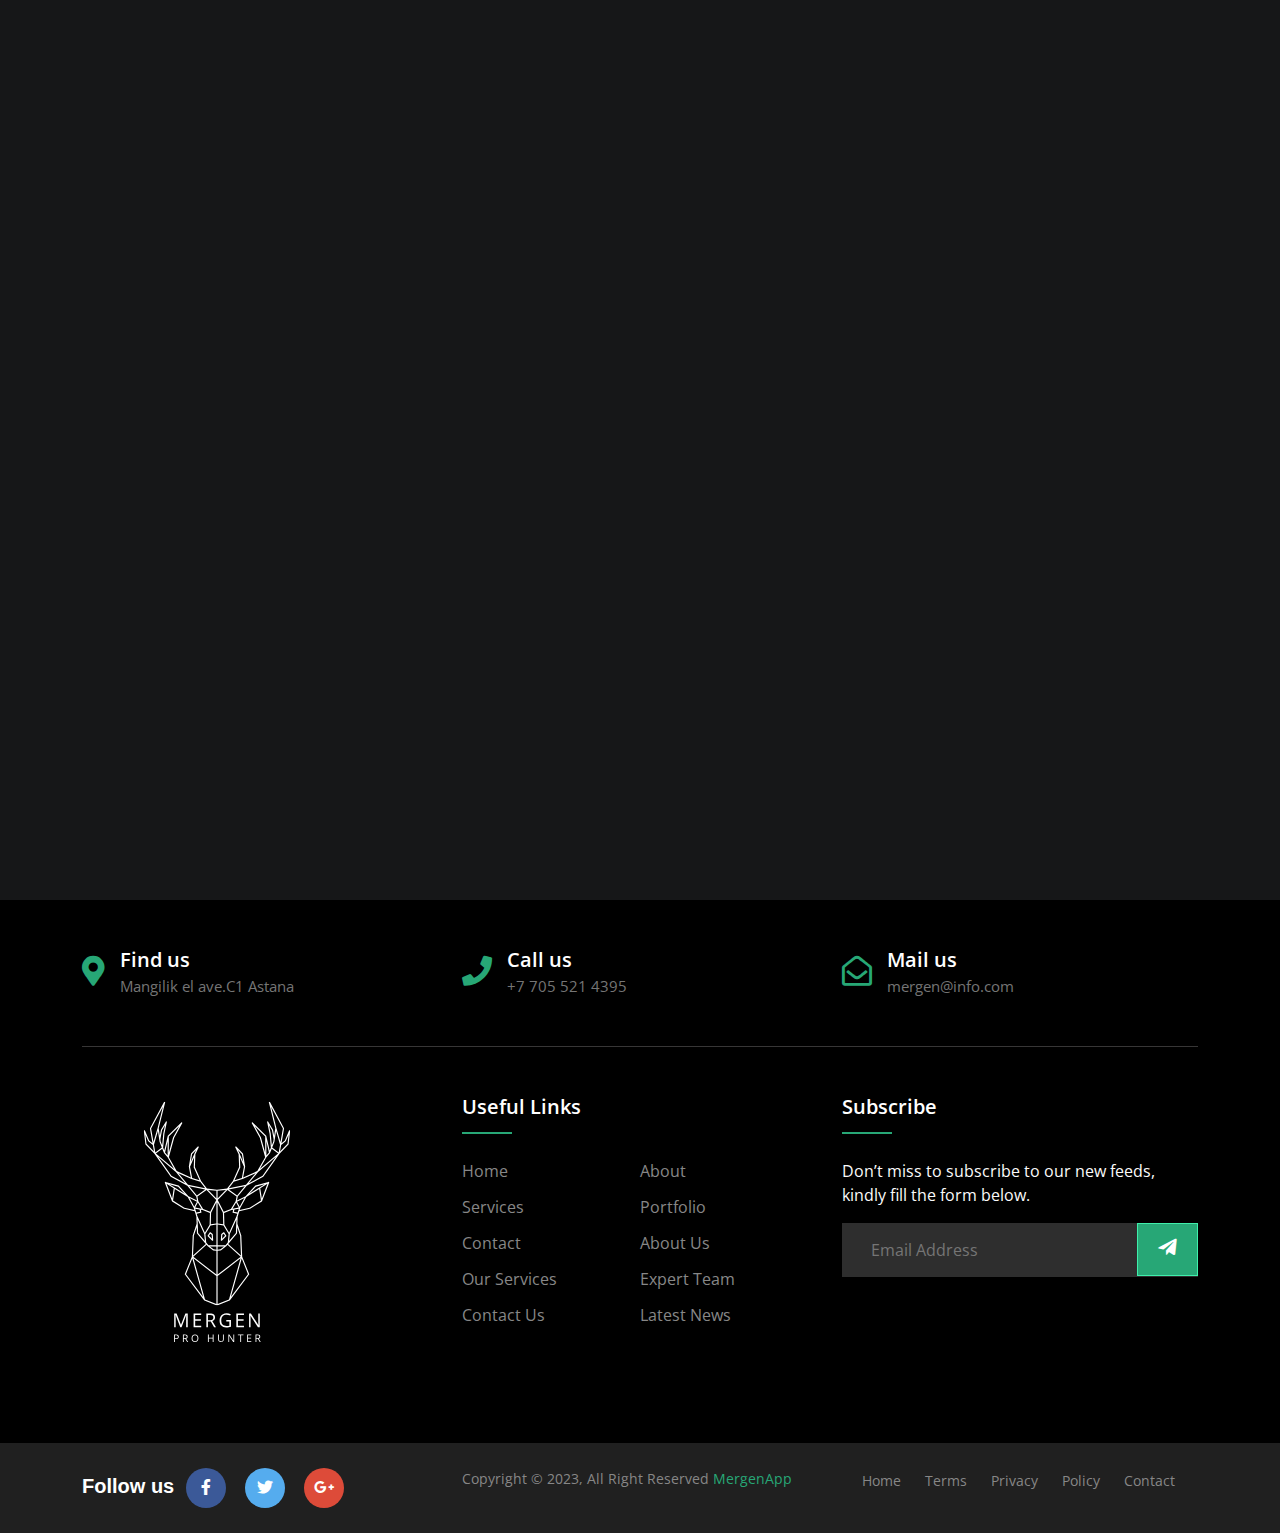
<file: contact.html>
<!DOCTYPE html>
<html lang="en">

<head>
  <meta charset="utf-8">
  <meta content="width=device-width, initial-scale=1.0" name="viewport">

  <title>Mergen - Contact</title>
  <meta content="" name="description">
  <meta content="" name="keywords">
  <!--Favicon-->
  <link rel="apple-touch-icon" sizes="180x180" href="assets/img/favicon/apple-touch-icon.png">
  <link rel="icon" type="image/png" sizes="32x32" href="assets/img/favicon/favicon-32x32.png">
  <link rel="icon" type="image/png" sizes="16x16" href="assets/img/favicon/favicon-16x16.png">
  <link rel="manifest" href="assets/img/favicon/site.webmanifest">
  <link rel="mask-icon" href="assets/img/favicon/safari-pinned-tab.svg" color="#5bbad5">
  <meta name="msapplication-TileColor" content="#da532c">
  <meta name="theme-color" content="#ffffff">


  <!--  Fonts -->
  <link href="https://cdn.linearicons.com/free/1.0.0/icon-font.min.css" rel="stylesheet">
  <link href="https://use.fontawesome.com/releases/v5.0.7/css/all.css" rel="stylesheet">
  <link rel="preconnect" href="https://fonts.googleapis.com">
  <link rel="preconnect" href="https://fonts.gstatic.com" crossorigin>
  <link href="https://fonts.googleapis.com/css2?family=Open+Sans:ital,wght@0,300;0,400;0,500;0,600;0,700;1,300;1,400;1,600;1,700&family=Inter:ital,wght@0,300;0,400;0,500;0,600;0,700;1,300;1,400;1,500;1,600;1,700&family=Cardo:ital,wght@0,400;0,700;1,400&display=swap"
        rel="stylesheet">


  <link href="assets/vendor/bootstrap/css/bootstrap.min.css" rel="stylesheet">
  <link href="assets/vendor/bootstrap-icons/bootstrap-icons.css" rel="stylesheet">
  <link href="assets/vendor/swiper/swiper-bundle.min.css" rel="stylesheet">
  <link href="assets/vendor/glightbox/css/glightbox.min.css" rel="stylesheet">
  <link href="assets/vendor/aos/aos.css" rel="stylesheet">

  <!-- Template Main CSS File -->
  <link href="assets/css/main.css" rel="stylesheet">


</head>

<body>
<!-- ======= Header ======= -->
<header id="header" class="header d-flex align-items-center fixed-top">
  <div class="container-fluid d-flex align-items-center justify-content-between">

    <a href="home.html" class="logo d-flex align-items-center  me-auto me-lg-0">
      <img src="assets/img/favicon/2.svg" alt="">

      <h1> Mergen </h1>
    </a>

    <nav id="navbar" class="navbar">
      <ul>
        <li><a href="home.html" class="active">Home</a></li>
        <li><a href="about.html">About</a></li>
        <li class="dropdown"><a href="#"><span>Discover</span> <i
                class="bi bi-chevron-down dropdown-indicator"></i></a>
          <ul>
            <li><a href="gallery.html">Nature</a></li>
            <li><a href="gallery.html">Survival</a></li>
            <li><a href="gallery.html">Fishing</a></li>
            <li><a href="gallery.html">Wild Animals</a></li>
            <li><a href="gallery.html">Sports</a></li>
            <li><a href="gallery.html">Travel</a></li>
            <li class="dropdown"><a href="#"><span>Sub Menu</span> <i
                    class="bi bi-chevron-down dropdown-indicator"></i></a>
              <ul>
                <li><a href="#">Sub Menu 1</a></li>
                <li><a href="#">Sub Menu 2</a></li>
                <li><a href="#">Sub Menu 3</a></li>
              </ul>
            </li>
          </ul>
        </li>
        <li><a href="contact.html">Contact</a></li>
        <li><a href="pricing.html">UpGrade</a></li>
      </ul>
    </nav><!-- .navbar -->

    <div class="header-social-links">
      <a href="login.html" class="person"><i class="bi bi-person-circle"></i></a>

    </div>
    <i class="mobile-nav-toggle mobile-nav-show bi bi-list"></i>
    <i class="mobile-nav-toggle mobile-nav-hide d-none bi bi-x"></i>

  </div>


</header><!-- End Header -->



  <main id="main" data-aos="fade" data-aos-delay="1500">

    <!-- ======= End Page Header ======= -->
    <div class="page-header d-flex align-items-center">
      <div class="container position-relative">
        <div class="row d-flex justify-content-center">
          <div class="col-lg-6 text-center">
            <h2>Contact</h2>
            <p>As a seasoned photographer with 60 years of capturing life's moments, I bring a wealth of experience and a keen eye to every project. My passion for photography has only deepened with time, allowing me to create timeless images that tell stories and evoke emotions. Contact me to capture your moments today.</p>
          </div>
        </div>
      </div>
    </div><!-- End Page Header -->

    <!-- ======= Contact Section ======= -->
    <section id="contact" class="contact">
      <div class="container">

        <div class="row gy-4 justify-content-center">

          <div class="col-lg-3">
            <div class="info-item d-flex">
              <i class="bi bi-geo-alt flex-shrink-0"></i>
              <div>
                <h4>Location:</h4>
                <p>Mangilik El C1, Astana, 010010</p>
              </div>
            </div>
          </div><!-- End Info Item -->

          <div class="col-lg-3">
            <div class="info-item d-flex">
              <i class="bi bi-envelope flex-shrink-0"></i>
              <div>
                <h4>Email:</h4>
                <p>fly.tima14@gmail.com</p>
              </div>
            </div>
          </div><!-- End Info Item -->

          <div class="col-lg-3">
            <div class="info-item d-flex">
              <i class="bi bi-phone flex-shrink-0"></i>
              <div>
                <h4>Call:</h4>
                <p>+7 705 521 4395</p>
              </div>
            </div>
          </div><!-- End Info Item -->

        </div>

        <div class="row justify-content-center mt-4">

          <div class="col-lg-9">

              <div class="row">
                <div class="col-md-6 form-group">
                  <input type="text" name="name" class="form-control" id="name" placeholder="Your Name" required>
                </div>
                <div class="col-md-6 form-group mt-3 mt-md-0">
                  <input type="email" class="form-control" name="email" id="email" placeholder="Your Email" required>
                </div>
              </div>
              <div class="form-group mt-3">
                <input type="text" class="form-control" name="subject" id="subject" placeholder="Subject" required>
              </div>
              <div class="form-group mt-3">
                <textarea class="form-control" name="message" rows="5" placeholder="Message" required></textarea>
              </div>
              <div class="my-3">
                <div class="loading">Loading</div>
                <div class="error-message"></div>
                <div class="sent-message">Your message has been sent. Thank you!</div>
              </div>
              <div class="text-center"><button type="submit">Send Message</button></div>
          </div><!-- End Contact Form -->

        </div>

      </div>
    </section><!-- End Contact Section -->

  </main><!-- End #main -->





<!------------Footer-------------->
<footer class="footer-section">
  <div class="container">
    <div class="footer-cta pt-5 pb-5">
      <div class="row">
        <div class="col-xl-4 col-md-4 mb-30">
          <div class="single-cta">
            <i class="fas fa-map-marker-alt"></i>
            <div class="cta-text">
              <h4>Find us</h4>
              <span>Mangilik el ave.C1 Astana</span>
            </div>
          </div>
        </div>
        <div class="col-xl-4 col-md-4 mb-30">
          <div class="single-cta">
            <i class="fas fa-phone"></i>
            <div class="cta-text">
              <h4>Call us</h4>
              <span>+7 705 521 4395</span>
            </div>
          </div>
        </div>
        <div class="col-xl-4 col-md-4 mb-30">
          <div class="single-cta">
            <i class="far fa-envelope-open"></i>
            <div class="cta-text">
              <h4>Mail us</h4>
              <span>mergen@info.com</span>
            </div>
          </div>
        </div>
      </div>
    </div>
    <div class="footer-content pt-5 pb-5">
      <div class="row">
        <div class="col-xl-4 col-lg-4 mb-50">
          <div class="footer-widget">
            <div class="footer-logo">
              <a href="home.html"><img src="assets/img/favicon/white.logo.svg" class="img-fluid"
                                       alt="logo"></a>
            </div>

          </div>
        </div>
        <div class="col-xl-4 col-lg-4 col-md-6 mb-30">
          <div class="footer-widget">
            <div class="footer-widget-heading">
              <h3>Useful Links</h3>
            </div>
            <ul>
              <li><a href="#">Home</a></li>
              <li><a href="#">about</a></li>
              <li><a href="#">services</a></li>
              <li><a href="#">portfolio</a></li>
              <li><a href="#">Contact</a></li>
              <li><a href="#">About us</a></li>
              <li><a href="#">Our Services</a></li>
              <li><a href="#">Expert Team</a></li>
              <li><a href="#">Contact us</a></li>
              <li><a href="#">Latest News</a></li>
            </ul>
          </div>
        </div>
        <div class="col-xl-4 col-lg-4 col-md-6 mb-50">
          <div class="footer-widget">
            <div class="footer-widget-heading">
              <h3>Subscribe</h3>
            </div>
            <div class="footer-text mb-25">
              <p>Don’t miss to subscribe to our new feeds, kindly fill the form below.</p>
            </div>
            <div class="subscribe-form">
              <form action="#">
                <input type="text" placeholder="Email Address">
                <button><i class="fab fa-telegram-plane"></i></button>
              </form>
            </div>
          </div>
        </div>
      </div>
    </div>
  </div>
  <div class="copyright-area">
    <div class="container">
      <div class="row">
        <div class="col-xl-4 col-md-4 mb-30">
          <div class="footer-social-icon">
            <span>Follow us</span>
            <a href="#"><i class="fab fa-facebook-f facebook-bg"></i></a>
            <a href="#"><i class="fab fa-twitter twitter-bg"></i></a>
            <a href="#"><i class="fab fa-google-plus-g google-bg"></i></a>
          </div>

        </div>

        <div class="col-xl-4 col-md-4 mb-30">
          <div class="copyright-text">
            <p>Copyright &copy; 2023, All Right Reserved <a href="https://">MergenApp</a></p>
          </div>
        </div>
        <div class="col-xl-4 col-md-4 mb-30">
          <div class="footer-menu">
            <ul>
              <li><a href="#">Home</a></li>
              <li><a href="#">Terms</a></li>
              <li><a href="#">Privacy</a></li>
              <li><a href="#">Policy</a></li>
              <li><a href="#">Contact</a></li>
            </ul>
          </div>
        </div>
      </div>
    </div>
  </div>
</footer>
<!----------------------------------------------------->




  <a href="#" class="scroll-top d-flex align-items-center justify-content-center"><i class="bi bi-arrow-up-short"></i></a>

  <div id="preloader">
    <div class="line"></div>
  </div>

  <!-- Vendor JS Files -->
  <script src="assets/vendor/bootstrap/js/bootstrap.bundle.min.js"></script>
  <script src="assets/vendor/swiper/swiper-bundle.min.js"></script>
  <script src="assets/vendor/glightbox/js/glightbox.min.js"></script>
  <script src="assets/vendor/aos/aos.js"></script>

  <!-- Template Main JS File -->
  <script src="assets/js/main.js"></script>

</body>

</html>
</file>
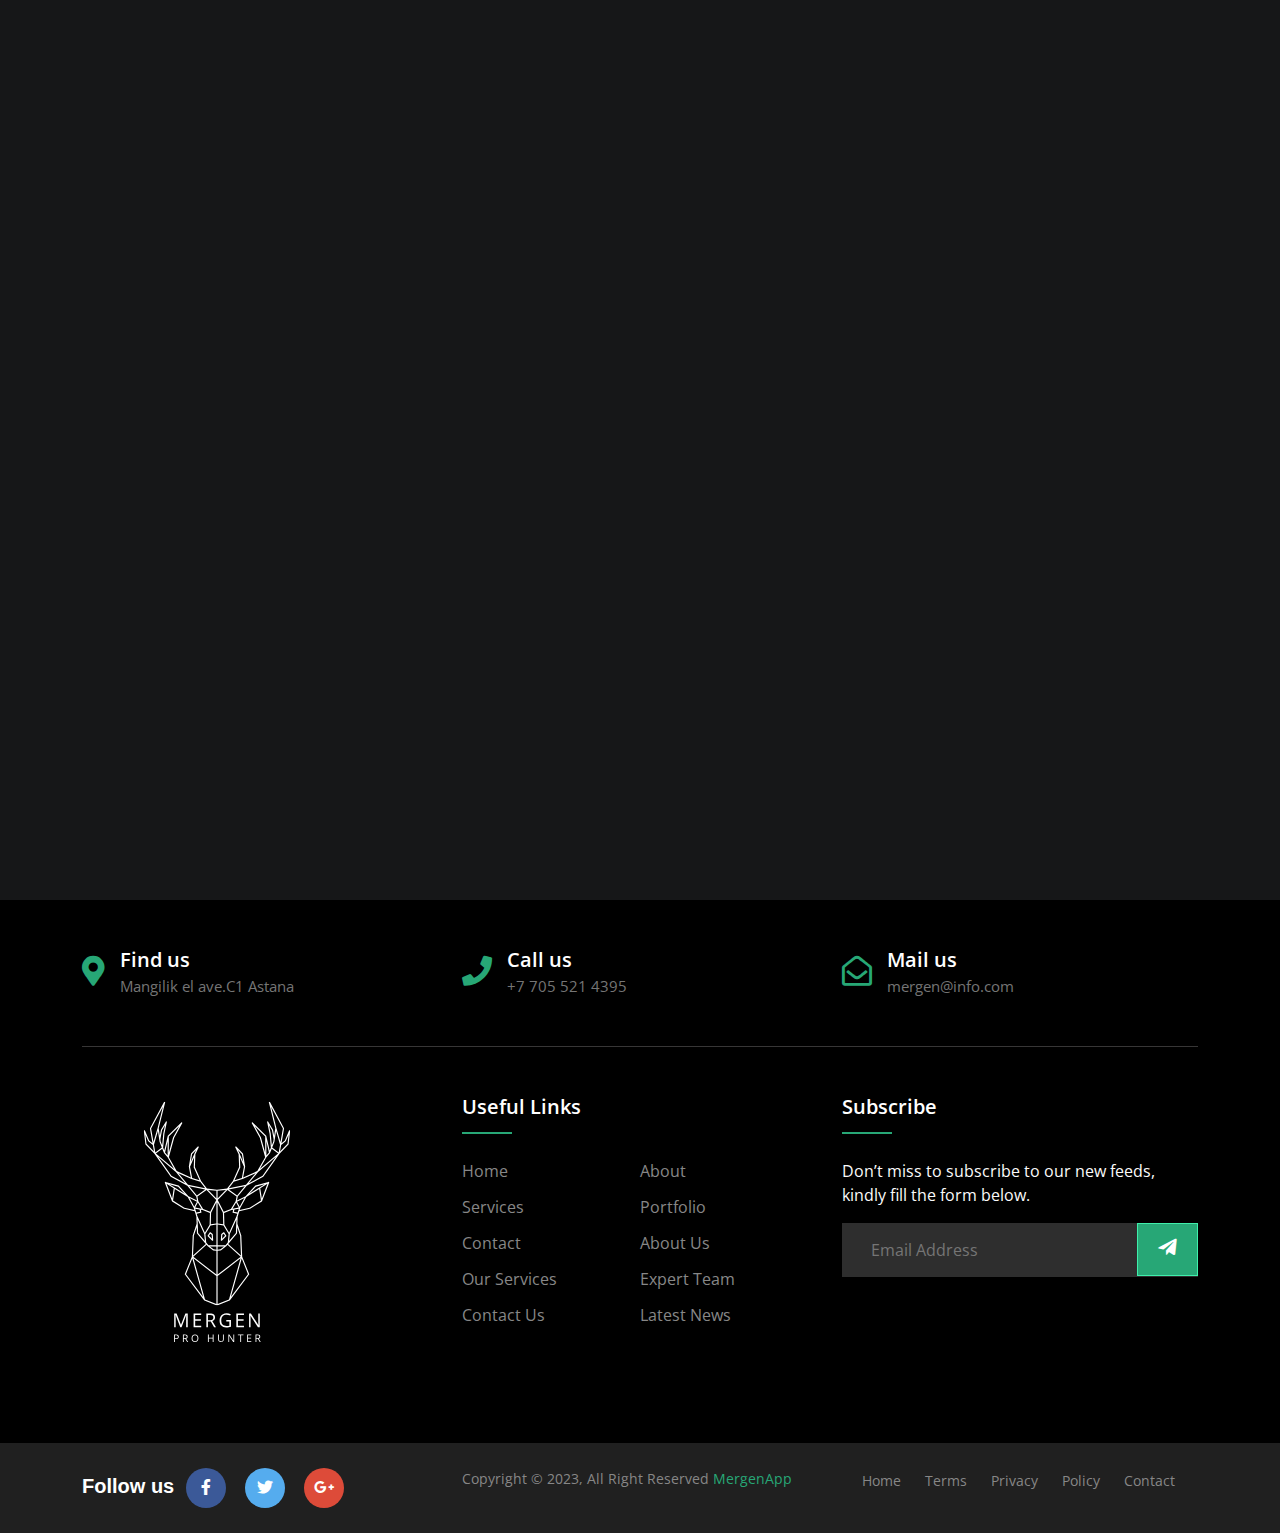
<file: gallery.html>
<!DOCTYPE html>
<html lang="en">

<head>
  <meta charset="utf-8">
  <meta content="width=device-width, initial-scale=1.0" name="viewport">

  <title>Mergen - Gallery</title>
  <meta content="" name="description">
  <meta content="" name="keywords">
  <!--Favicon-->
  <link rel="apple-touch-icon" sizes="180x180" href="assets/img/favicon/apple-touch-icon.png">
  <link rel="icon" type="image/png" sizes="32x32" href="assets/img/favicon/favicon-32x32.png">
  <link rel="icon" type="image/png" sizes="16x16" href="assets/img/favicon/favicon-16x16.png">
  <link rel="manifest" href="assets/img/favicon/site.webmanifest">
  <link rel="mask-icon" href="assets/img/favicon/safari-pinned-tab.svg" color="#5bbad5">
  <meta name="msapplication-TileColor" content="#da532c">
  <meta name="theme-color" content="#ffffff">


  <!--  Fonts -->
  <link href="https://cdn.linearicons.com/free/1.0.0/icon-font.min.css" rel="stylesheet">
  <link href="https://use.fontawesome.com/releases/v5.0.7/css/all.css" rel="stylesheet">
  <link rel="preconnect" href="https://fonts.googleapis.com">
  <link rel="preconnect" href="https://fonts.gstatic.com" crossorigin>
  <link href="https://fonts.googleapis.com/css2?family=Open+Sans:ital,wght@0,300;0,400;0,500;0,600;0,700;1,300;1,400;1,600;1,700&family=Inter:ital,wght@0,300;0,400;0,500;0,600;0,700;1,300;1,400;1,500;1,600;1,700&family=Cardo:ital,wght@0,400;0,700;1,400&display=swap"
        rel="stylesheet">


  <link href="assets/vendor/bootstrap/css/bootstrap.min.css" rel="stylesheet">
  <link href="assets/vendor/bootstrap-icons/bootstrap-icons.css" rel="stylesheet">
  <link href="assets/vendor/swiper/swiper-bundle.min.css" rel="stylesheet">
  <link href="assets/vendor/glightbox/css/glightbox.min.css" rel="stylesheet">
  <link href="assets/vendor/aos/aos.css" rel="stylesheet">

  <!-- Template Main CSS File -->
  <link href="assets/css/main.css" rel="stylesheet">

</head>

<body>

<!-- ======= Header ======= -->
<header id="header" class="header d-flex align-items-center fixed-top">
  <div class="container-fluid d-flex align-items-center justify-content-between">

    <a href="home.html" class="logo d-flex align-items-center  me-auto me-lg-0">
      <img src="assets/img/favicon/2.svg" alt="">

      <h1> Mergen </h1>
    </a>

    <nav id="navbar" class="navbar">
      <ul>
        <li><a href="home.html" class="active">Home</a></li>
        <li><a href="about.html">About</a></li>
        <li class="dropdown"><a href="#"><span>Discover</span> <i
                class="bi bi-chevron-down dropdown-indicator"></i></a>
          <ul>
            <li><a href="gallery.html">Nature</a></li>
            <li><a href="gallery.html">Survival</a></li>
            <li><a href="gallery.html">Fishing</a></li>
            <li><a href="gallery.html">Wild Animals</a></li>
            <li><a href="gallery.html">Sports</a></li>
            <li><a href="gallery.html">Travel</a></li>
            <li class="dropdown"><a href="#"><span>Sub Menu</span> <i
                    class="bi bi-chevron-down dropdown-indicator"></i></a>
              <ul>
                <li><a href="#">Sub Menu 1</a></li>
                <li><a href="#">Sub Menu 2</a></li>
                <li><a href="#">Sub Menu 3</a></li>
              </ul>
            </li>
          </ul>
        </li>
        <li><a href="contact.html">Contact</a></li>
        <li><a href="pricing.html">UpGrade</a></li>
      </ul>
    </nav><!-- .navbar -->

    <div class="header-social-links">
      <a href="login.html" class="person"><i class="bi bi-person-circle"></i></a>

    </div>
    <i class="mobile-nav-toggle mobile-nav-show bi bi-list"></i>
    <i class="mobile-nav-toggle mobile-nav-hide d-none bi bi-x"></i>

  </div>


</header><!-- End Header -->




<main id="main" data-aos="fade" data-aos-delay="1500">

  <!-- ======= End Page Header ======= -->
  <div class="page-header d-flex align-items-center">
    <div class="container position-relative">
      <div class="row d-flex justify-content-center">
        <div class="col-lg-6 text-center">
          <h2>Nature (16 images)</h2>
          <p>"Photography is more than just capturing images; it's about freezing moments in time, revealing hidden beauty, and telling stories through a lens. Join me in this visual odyssey."</p>
          <a class="cta-btn" href="contact.html">Available for hire</a>

        </div>
      </div>
    </div>
  </div><!-- End Page Header -->




  <!-- ======= Gallery Section ======= -->
  <section id="gallery" class="gallery">
    <div class="container-fluid">
      <div class="container-fluid">

        <div class="row gy-4 justify-content-center">
          <div class="col-xl-3 col-lg-4 col-md-6">
            <div class="gallery-item h-100">
              <img src="assets/img/gallery/istockphoto-155157473-612x612.jpg" class="img-fluid" alt="">
              <div class="gallery-info">
                <h3>Ustirt</h3>
                <p>Price: $50</p>
              </div>
              <div class="gallery-links d-flex align-items-center justify-content-center">
                <a href="assets/img/gallery/istockphoto-155157473-612x612.jpg" title="Gallery 1"
                   class="glightbox preview-link"><i class="bi bi-arrows-angle-expand"></i></a>
              </div>
            </div>
          </div><!-- End Gallery Item -->
          <div class="col-xl-3 col-lg-4 col-md-6">
            <div class="gallery-item h-100">
              <img src="assets/img/gallery/istockphoto-525670203-612x612.jpg" class="img-fluid" alt="">
              <div class="gallery-info">
                <h3>Markakol</h3>
                <p>Price: $50</p>
              </div>
              <div class="gallery-links d-flex align-items-center justify-content-center">
                <a href="assets/img/gallery/istockphoto-525670203-612x612.jpg" title="Gallery 2"
                   class="glightbox preview-link"><i class="bi bi-arrows-angle-expand"></i></a>
              </div>
            </div>
          </div><!-- End Gallery Item -->
          <div class="col-xl-3 col-lg-4 col-md-6">
            <div class="gallery-item h-100">
              <img src="assets/img/gallery/istockphoto-599489504-612x612.jpg" class="img-fluid" alt="">
              <div class="gallery-info">
                <h3>Akkol</h3>
                <p>Price: $50</p>
              </div>
              <div class="gallery-links d-flex align-items-center justify-content-center">
                <a href="assets/img/gallery/istockphoto-599489504-612x612.jpg" title="Gallery 3"
                   class="glightbox preview-link"><i class="bi bi-arrows-angle-expand"></i></a>
              </div>
            </div>
          </div><!-- End Gallery Item -->
          <div class="col-xl-3 col-lg-4 col-md-6">
            <div class="gallery-item h-100">
              <img src="assets/img/gallery/istockphoto-612619528-612x612.jpg" class="img-fluid" alt="">
              <div class="gallery-info">
                <h3>Mugalzhar</h3>
                <p>Price: $50</p>
              </div>
              <div class="gallery-links d-flex align-items-center justify-content-center">
                <a href="assets/img/gallery/istockphoto-612619528-612x612.jpg" title="Gallery 4"
                   class="glightbox preview-link"><i class="bi bi-arrows-angle-expand"></i></a>
              </div>
            </div>
          </div><!-- End Gallery Item -->
          <div class="col-xl-3 col-lg-4 col-md-6">
            <div class="gallery-item h-100">
              <img src="assets/img/gallery/istockphoto-904172104-612x612.jpg" class="img-fluid" alt="">
              <div class="gallery-info">
                <h3>Balqash</h3>
                <p>Price: $50</p>
              </div>
              <div class="gallery-links d-flex align-items-center justify-content-center">
                <a href="assets/img/gallery/istockphoto-904172104-612x612.jpg" title="Gallery 5"
                   class="glightbox preview-link"><i class="bi bi-arrows-angle-expand"></i></a>
              </div>
            </div>
          </div><!-- End Gallery Item -->
          <div class="col-xl-3 col-lg-4 col-md-6">
            <div class="gallery-item h-100">
              <img src="assets/img/gallery/istockphoto-1441914972-612x612.jpg" class="img-fluid" alt="">
              <div class="gallery-info">
                <h3>Ridder</h3>
                <p>Price: $50</p>
              </div>
              <div class="gallery-links d-flex align-items-center justify-content-center">
                <a href="assets/img/gallery/istockphoto-1441914972-612x612.jpg" title="Gallery 6"
                   class="glightbox preview-link"><i class="bi bi-arrows-angle-expand"></i></a>
              </div>
            </div>
          </div><!-- End Gallery Item -->
          <div class="col-xl-3 col-lg-4 col-md-6">
            <div class="gallery-item h-100">
              <img src="assets/img/gallery/istockphoto-1096035138-612x612.jpg" class="img-fluid" alt="">
              <div class="gallery-info">
                <h3>Altay</h3>
                <p>Price: $50</p>
              </div>
              <div class="gallery-links d-flex align-items-center justify-content-center">
                <a href="assets/img/gallery/istockphoto-1096035138-612x612.jpg" title="Gallery 7"
                   class="glightbox preview-link"><i class="bi bi-arrows-angle-expand"></i></a>
              </div>
            </div>
          </div><!-- End Gallery Item -->
          <div class="col-xl-3 col-lg-4 col-md-6">
            <div class="gallery-item h-100">
              <img src="assets/img/gallery/istockphoto-1257851030-612x612.jpg" class="img-fluid" alt="">
              <div class="gallery-info">
                <h3>Aksuat</h3>
                <p>Price: $50</p>
              </div>
              <div class="gallery-links d-flex align-items-center justify-content-center">
                <a href="assets/img/gallery/istockphoto-1257851030-612x612.jpg" title="Gallery 8"
                   class="glightbox preview-link"><i class="bi bi-arrows-angle-expand"></i></a>
              </div>
            </div>
          </div><!-- End Gallery Item -->
          <div class="col-xl-3 col-lg-4 col-md-6">
            <div class="gallery-item h-100">
              <img src="assets/img/gallery/istockphoto-117147521-612x612.jpg" class="img-fluid" alt="">
              <div class="gallery-info">
                <h3>Zaisan</h3>
                <p>Price: $50</p>
              </div>
              <div class="gallery-links d-flex align-items-center justify-content-center">
                <a href="assets/img/gallery/istockphoto-117147521-612x612.jpg" title="Gallery 9"
                   class="glightbox preview-link"><i class="bi bi-arrows-angle-expand"></i></a>
              </div>
            </div>
          </div><!-- End Gallery Item -->
          <div class="col-xl-3 col-lg-4 col-md-6">
            <div class="gallery-item h-100">
              <img src="assets/img/gallery/istockphoto-175194561-612x612.jpg" class="img-fluid" alt="">
              <div class="gallery-info">
                <h3>Arqalyq</h3>
                <p>Price: $50</p>
              </div>
              <div class="gallery-links d-flex align-items-center justify-content-center">
                <a href="assets/img/gallery/istockphoto-175194561-612x612.jpg" title="Gallery 10"
                   class="glightbox preview-link"><i class="bi bi-arrows-angle-expand"></i></a>
              </div>
            </div>
          </div><!-- End Gallery Item -->
          <div class="col-xl-3 col-lg-4 col-md-6">
            <div class="gallery-item h-100">
              <img src="assets/img/gallery/istockphoto-509234826-612x612.jpg" class="img-fluid" alt="">
              <div class="gallery-info">
                <h3>Besqaragai</h3>
                <p>Price: $50</p>
              </div>
              <div class="gallery-links d-flex align-items-center justify-content-center">
                <a href="assets/img/gallery/istockphoto-509234826-612x612.jpg" title="Gallery 11"
                   class="glightbox preview-link"><i class="bi bi-arrows-angle-expand"></i></a>
              </div>
            </div>
          </div><!-- End Gallery Item -->
          <div class="col-xl-3 col-lg-4 col-md-6">
            <div class="gallery-item h-100">
              <img src="assets/img/gallery/istockphoto-510698724-612x612.jpg" class="img-fluid" alt="">
              <div class="gallery-info">
                <h3>Ulbi</h3>
                <p>Price: $50</p>
              </div>
              <div class="gallery-links d-flex align-items-center justify-content-center">
                <a href="assets/img/gallery/istockphoto-510698724-612x612.jpg" title="Gallery 12"
                   class="glightbox preview-link"><i class="bi bi-arrows-angle-expand"></i></a>
              </div>
            </div>
          </div><!-- End Gallery Item -->
          <div class="col-xl-3 col-lg-4 col-md-6">
            <div class="gallery-item h-100">
              <img src="assets/img/gallery/istockphoto-840436408-612x612.jpg" class="img-fluid" alt="">
              <div class="gallery-info">
                <h3>Zhanarqa</h3>
                <p>Price: $50</p>
              </div>
              <div class="gallery-links d-flex align-items-center justify-content-center">
                <a href="assets/img/gallery/istockphoto-840436408-612x612.jpg" title="Gallery 13"
                   class="glightbox preview-link"><i class="bi bi-arrows-angle-expand"></i></a>
              </div>
            </div>
          </div><!-- End Gallery Item -->
          <div class="col-xl-3 col-lg-4 col-md-6">
            <div class="gallery-item h-100">
              <img src="assets/img/gallery/istockphoto-1319115403-612x612.jpg" class="img-fluid" alt="">
              <div class="gallery-info">
                <h3>Qarqaraly</h3>
                <p>Price: $50</p>
              </div>
              <div class="gallery-links d-flex align-items-center justify-content-center">
                <a href="assets/img/gallery/istockphoto-1319115403-612x612.jpg" title="Gallery 14"
                   class="glightbox preview-link"><i class="bi bi-arrows-angle-expand"></i></a>
              </div>
            </div>
          </div><!-- End Gallery Item -->
          <div class="col-xl-3 col-lg-4 col-md-6">
            <div class="gallery-item h-100">
              <img src="assets/img/gallery/istockphoto-1350728283-612x612.jpg" class="img-fluid" alt="">
              <div class="gallery-info">
                <h3>Shemonaiha</h3>
                <p>Price: $50</p>
              </div>
              <div class="gallery-links d-flex align-items-center justify-content-center">
                <a href="assets/img/gallery/istockphoto-1350728283-612x612.jpg" title="Gallery 15"
                   class="glightbox preview-link"><i class="bi bi-arrows-angle-expand"></i></a>
              </div>
            </div>
          </div><!-- End Gallery Item -->
          <div class="col-xl-3 col-lg-4 col-md-6">
            <div class="gallery-item h-100">
              <img src="assets/img/gallery/istockphoto-1281725703-612x612.jpg" class="img-fluid" alt="">
              <div class="gallery-info">
                <h3>Oral</h3>
                <p>Price: $50</p>
              </div>
              <div class="gallery-links d-flex align-items-center justify-content-center">
                <a href="assets/img/gallery/istockphoto-1281725703-612x612.jpg" title="Gallery 16"
                   class="glightbox preview-link"><i class="bi bi-arrows-angle-expand"></i></a>
              </div>
            </div>
          </div><!-- End Gallery Item -->
        </div>
      </div>
    </div>
  </section><!-- End Gallery Section -->




</main><!-- End #main -->





<!------------Footer-------------->
<footer class="footer-section">
  <div class="container">
    <div class="footer-cta pt-5 pb-5">
      <div class="row">
        <div class="col-xl-4 col-md-4 mb-30">
          <div class="single-cta">
            <i class="fas fa-map-marker-alt"></i>
            <div class="cta-text">
              <h4>Find us</h4>
              <span>Mangilik el ave.C1 Astana</span>
            </div>
          </div>
        </div>
        <div class="col-xl-4 col-md-4 mb-30">
          <div class="single-cta">
            <i class="fas fa-phone"></i>
            <div class="cta-text">
              <h4>Call us</h4>
              <span>+7 705 521 4395</span>
            </div>
          </div>
        </div>
        <div class="col-xl-4 col-md-4 mb-30">
          <div class="single-cta">
            <i class="far fa-envelope-open"></i>
            <div class="cta-text">
              <h4>Mail us</h4>
              <span>mergen@info.com</span>
            </div>
          </div>
        </div>
      </div>
    </div>
    <div class="footer-content pt-5 pb-5">
      <div class="row">
        <div class="col-xl-4 col-lg-4 mb-50">
          <div class="footer-widget">
            <div class="footer-logo">
              <a href="home.html"><img src="assets/img/favicon/white.logo.svg" class="img-fluid"
                                       alt="logo"></a>
            </div>

          </div>
        </div>
        <div class="col-xl-4 col-lg-4 col-md-6 mb-30">
          <div class="footer-widget">
            <div class="footer-widget-heading">
              <h3>Useful Links</h3>
            </div>
            <ul>
              <li><a href="#">Home</a></li>
              <li><a href="#">about</a></li>
              <li><a href="#">services</a></li>
              <li><a href="#">portfolio</a></li>
              <li><a href="#">Contact</a></li>
              <li><a href="#">About us</a></li>
              <li><a href="#">Our Services</a></li>
              <li><a href="#">Expert Team</a></li>
              <li><a href="#">Contact us</a></li>
              <li><a href="#">Latest News</a></li>
            </ul>
          </div>
        </div>
        <div class="col-xl-4 col-lg-4 col-md-6 mb-50">
          <div class="footer-widget">
            <div class="footer-widget-heading">
              <h3>Subscribe</h3>
            </div>
            <div class="footer-text mb-25">
              <p>Don’t miss to subscribe to our new feeds, kindly fill the form below.</p>
            </div>
            <div class="subscribe-form">
              <form action="#">
                <input type="text" placeholder="Email Address">
                <button><i class="fab fa-telegram-plane"></i></button>
              </form>
            </div>
          </div>
        </div>
      </div>
    </div>
  </div>
  <div class="copyright-area">
    <div class="container">
      <div class="row">
        <div class="col-xl-4 col-md-4 mb-30">
          <div class="footer-social-icon">
            <span>Follow us</span>
            <a href="#"><i class="fab fa-facebook-f facebook-bg"></i></a>
            <a href="#"><i class="fab fa-twitter twitter-bg"></i></a>
            <a href="#"><i class="fab fa-google-plus-g google-bg"></i></a>
          </div>

        </div>

        <div class="col-xl-4 col-md-4 mb-30">
          <div class="copyright-text">
            <p>Copyright &copy; 2023, All Right Reserved <a href="https://">MergenApp</a></p>
          </div>
        </div>
        <div class="col-xl-4 col-md-4 mb-30">
          <div class="footer-menu">
            <ul>
              <li><a href="#">Home</a></li>
              <li><a href="#">Terms</a></li>
              <li><a href="#">Privacy</a></li>
              <li><a href="#">Policy</a></li>
              <li><a href="#">Contact</a></li>
            </ul>
          </div>
        </div>
      </div>
    </div>
  </div>
</footer>
<!----------------------------------------------------->




<a href="#" class="scroll-top d-flex align-items-center justify-content-center"><i class="bi bi-arrow-up-short"></i></a>

<div id="preloader">
  <div class="line"></div>
</div>

<!-- Vendor JS Files -->
<script src="assets/vendor/bootstrap/js/bootstrap.bundle.min.js"></script>
<script src="assets/vendor/swiper/swiper-bundle.min.js"></script>
<script src="assets/vendor/glightbox/js/glightbox.min.js"></script>
<script src="assets/vendor/aos/aos.js"></script>

<!-- Template Main JS File -->
<script src="assets/js/main.js"></script>

</body>

</html>
</file>
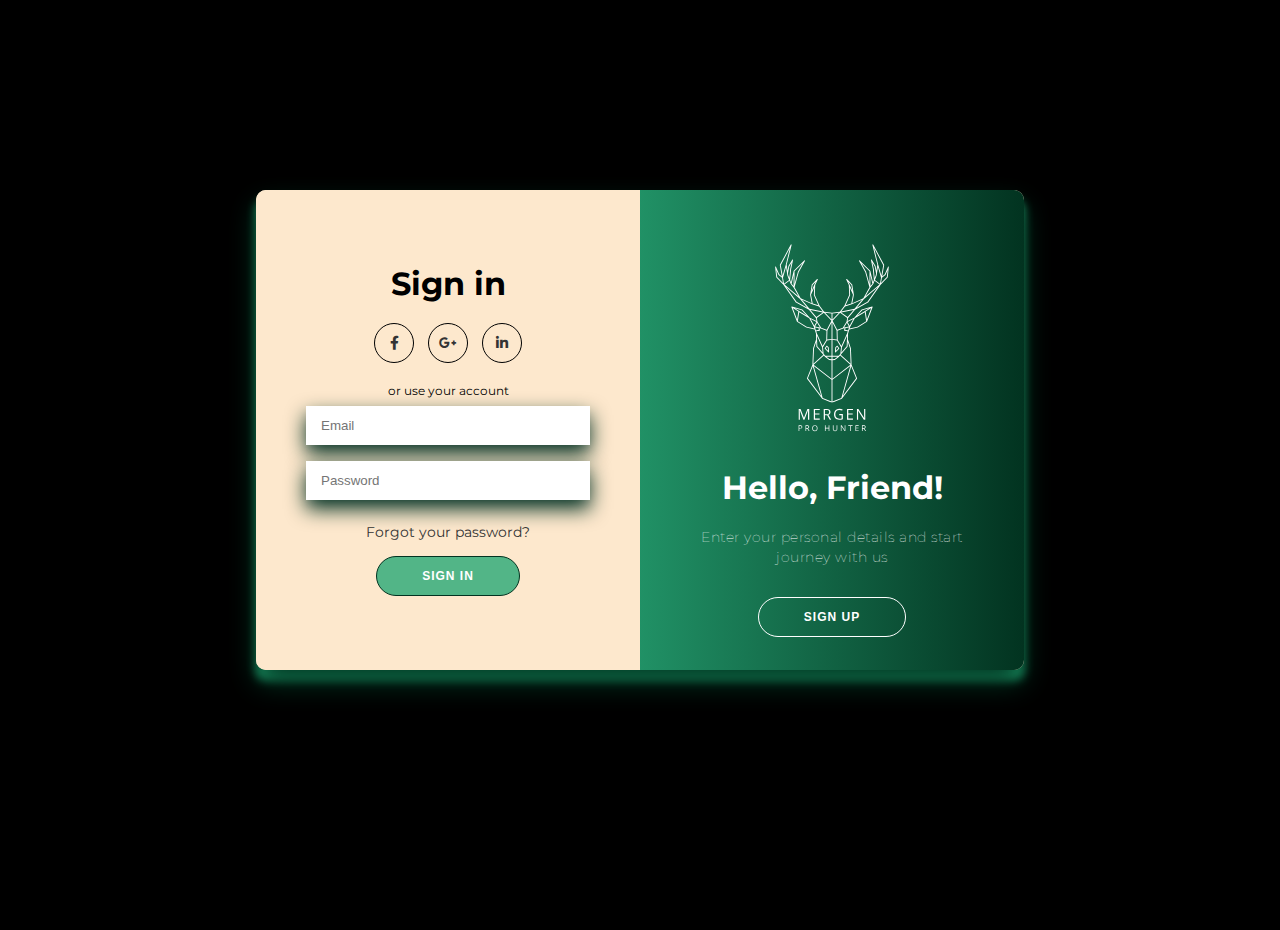
<file: login.html>
<!DOCTYPE html>
<html lang="en">
<head>
    <meta charset="UTF-8">
    <title>Login</title>
  <link rel="stylesheet" href="assets/css/login.css">

  <!--Favicon-->
  <link rel="apple-touch-icon" sizes="180x180" href="assets/img/favicon/apple-touch-icon.png">
  <link rel="icon" type="image/png" sizes="32x32" href="assets/img/favicon/favicon-32x32.png">
  <link rel="icon" type="image/png" sizes="16x16" href="assets/img/favicon/favicon-16x16.png">
  <link rel="manifest" href="assets/img/favicon/site.webmanifest">
  <link rel="mask-icon" href="assets/img/favicon/safari-pinned-tab.svg" color="#5bbad5">
  <meta name="msapplication-TileColor" content="#da532c">
  <meta name="theme-color" content="#ffffff">

  <!--  Fonts -->
  <link href="https://cdn.linearicons.com/free/1.0.0/icon-font.min.css" rel="stylesheet">
  <link href="https://use.fontawesome.com/releases/v5.0.7/css/all.css" rel="stylesheet">
  <link rel="preconnect" href="https://fonts.googleapis.com">
  <link rel="preconnect" href="https://fonts.gstatic.com" crossorigin>
  <link href="https://fonts.googleapis.com/css2?family=Open+Sans:ital,wght@0,300;0,400;0,500;0,600;0,700;1,300;1,400;1,600;1,700&family=Inter:ital,wght@0,300;0,400;0,500;0,600;0,700;1,300;1,400;1,500;1,600;1,700&family=Cardo:ital,wght@0,400;0,700;1,400&display=swap"
        rel="stylesheet">


</head>
<body>


<div class="container" id="container">
  <div class="form-container sign-up-container">
    <form action="index.html">
      <h1>Create Account</h1>
      <div class="social-container">
        <a href="#" class="social"><i class="fab fa-facebook-f"></i></a>
        <a href="#" class="social"><i class="fab fa-google-plus-g"></i></a>
        <a href="#" class="social"><i class="fab fa-linkedin-in"></i></a>
      </div>
      <span>or use your email for registration</span>
      <input type="text" placeholder="Name" />
      <input type="email" placeholder="Email" />
      <input type="password" placeholder="Password" />
      <button>Sign Up</button>
    </form>
  </div>
  <div class="form-container sign-in-container">
    <form action="index.html">
      <h1>Sign in</h1>
      <div class="social-container">
        <a href="#" class="social"><i class="fab fa-facebook-f"></i></a>
        <a href="#" class="social"><i class="fab fa-google-plus-g"></i></a>
        <a href="#" class="social"><i class="fab fa-linkedin-in"></i></a>
      </div>
      <span>or use your account</span>
      <input type="email" placeholder="Email" />
      <input type="password" placeholder="Password" />
      <a href="#">Forgot your password?</a>
      <button>Sign In</button>
    </form>
  </div>
  <div class="overlay-container">
    <div class="overlay">
      <div class="overlay-panel overlay-left">
        <a href="home.html"><img src="assets/img/favicon/white.logo.svg" class="img-fluid" alt="logo"></a>
        <h1>Welcome Back!</h1>
        <p>To keep connected with us please login with your personal info</p>
        <button class="ghost" id="signIn">Sign In</button>
      </div>
      <div class="overlay-panel overlay-right">
        <a href="home.html"><img style="size: auto " src="assets/img/favicon/white.logo.svg" class="img-fluid" alt="logo"></a>
        <h1>Hello, Friend!</h1>
        <p>Enter your personal details and start journey with us</p>
        <button class="ghost" id="signUp">Sign Up</button>
      </div>
    </div>
  </div>
</div>

<script src="assets/js/login.js"></script>

</body>
</html>
</file>
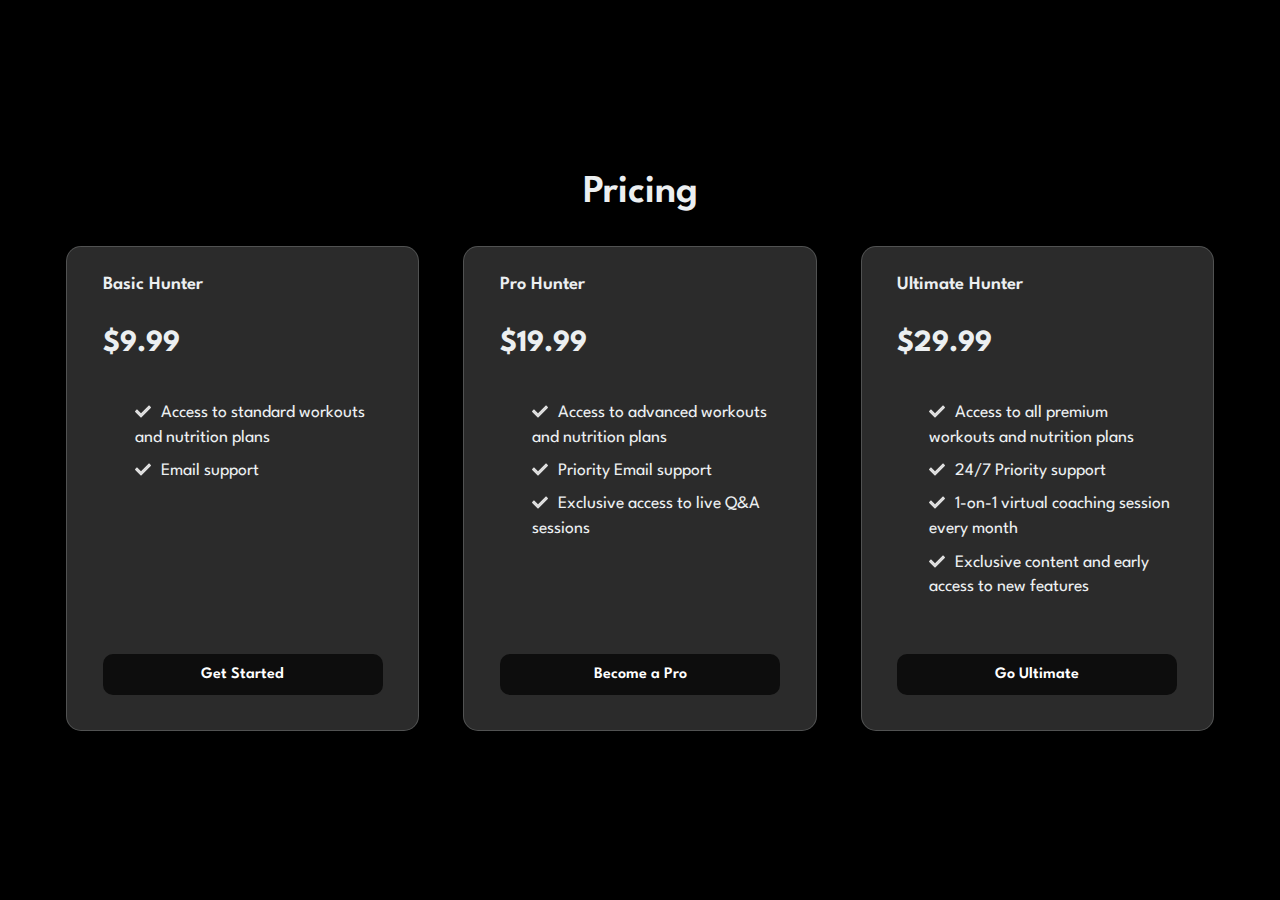
<file: pricing.html>
<!DOCTYPE html>
<html lang="en">
<head>
    <meta charset="UTF-8">
    <title>Mergen - Pricing</title>

    <!--Favicon-->
    <link rel="apple-touch-icon" sizes="180x180" href="assets/img/favicon/apple-touch-icon.png">
    <link rel="icon" type="image/png" sizes="32x32" href="assets/img/favicon/favicon-32x32.png">
    <link rel="icon" type="image/png" sizes="16x16" href="assets/img/favicon/favicon-16x16.png">
    <link rel="manifest" href="assets/img/favicon/site.webmanifest">
    <link rel="mask-icon" href="assets/img/favicon/safari-pinned-tab.svg" color="#5bbad5">
    <meta name="msapplication-TileColor" content="#da532c">
    <meta name="theme-color" content="#ffffff">


    <!--  Fonts -->
    <link href="https://cdn.linearicons.com/free/1.0.0/icon-font.min.css" rel="stylesheet">
    <link href="https://use.fontawesome.com/releases/v5.0.7/css/all.css" rel="stylesheet">
    <link rel="preconnect" href="https://fonts.googleapis.com">
    <link rel="preconnect" href="https://fonts.gstatic.com" crossorigin>
    <link href="https://fonts.googleapis.com/css2?family=Open+Sans:ital,wght@0,300;0,400;0,500;0,600;0,700;1,300;1,400;1,600;1,700&family=Inter:ital,wght@0,300;0,400;0,500;0,600;0,700;1,300;1,400;1,500;1,600;1,700&family=Cardo:ital,wght@0,400;0,700;1,400&display=swap"
          rel="stylesheet">


    <link href="assets/vendor/bootstrap/css/bootstrap.min.css" rel="stylesheet">
    <link href="assets/vendor/bootstrap-icons/bootstrap-icons.css" rel="stylesheet">
    <link href="assets/vendor/swiper/swiper-bundle.min.css" rel="stylesheet">
    <link href="assets/vendor/glightbox/css/glightbox.min.css" rel="stylesheet">
    <link href="assets/vendor/aos/aos.css" rel="stylesheet">


    <!--  Fonts -->
    <link href="https://fonts.googleapis.com/css2?family=League+Spartan:wght@400;500;600;700;800;900&display=swap" rel="stylesheet">

    <link rel="stylesheet" href="assets/css/pricing.css">


</head>
<body>
<main class="main flow">
    <h1 class="main__heading">Pricing</h1>
    <div class="main__cards cards">
        <div class="cards__inner">
            <div class="cards__card card">
                <h2 class="card__heading">Basic Hunter</h2>
                <p class="card__price">$9.99</p>
                <ul role="list" class="card__bullets flow">
                    <li>Access to standard workouts and nutrition plans</li>
                    <li>Email support</li>
                </ul>
                <a href="#basic" class="card__cta cta">Get Started</a>
            </div>

            <div class="cards__card card">
                <h2 class="card__heading">Pro Hunter</h2>
                <p class="card__price">$19.99</p>
                <ul role="list" class="card__bullets flow">
                    <li>Access to advanced workouts and nutrition plans</li>
                    <li>Priority Email support</li>
                    <li>Exclusive access to live Q&A sessions</li>
                </ul>
                <a href="#pro" class="card__cta cta">Become a Pro</a>
            </div>

            <div class="cards__card card">
                <h2 class="card__heading">Ultimate Hunter</h2>
                <p class="card__price">$29.99</p>
                <ul role="list" class="card__bullets flow">
                    <li>Access to all premium workouts and nutrition plans</li>
                    <li>24/7 Priority support</li>
                    <li>1-on-1 virtual coaching session every month</li>
                    <li>Exclusive content and early access to new features</li>
                </ul>
                <a href="#ultimate" class="card__cta cta">Go Ultimate</a>
            </div>
        </div>

        <div class="overlay cards__inner"></div>
    </div>
</main>

<script src="assets/js/pricing.js"></script>
</body>
</html>
</file>
<file: assets/css/main.css>
/* Fonts */
:root {
  --font-default: "Open Sans", system-ui, -apple-system, "Segoe UI", Roboto, "Helvetica Neue", Arial, "Noto Sans", "Liberation Sans", sans-serif, "Apple Color Emoji", "Segoe UI Emoji", "Segoe UI Symbol", "Noto Color Emoji";
  --font-primary: "Inter", sans-serif;
  --font-secondary: "Cardo", sans-serif;
}

/* Colors */
:root {
  --color-default: #fafafa;
  --color-primary: #27a776;
  --color-secondary: #161718;

}

/* Smooth scroll behavior */
:root {
  scroll-behavior: smooth;
}

/*--------------------------------------------------------------
# General
--------------------------------------------------------------*/
body {
  font-family: var(--font-default);
  color: var(--color-default);
  background-color: #000000;

}

a {
  color: var(--color-primary);
  text-decoration: none;
}

a:hover {
  color: #32cf93;
  text-decoration: none;
}


/* 02. Social Icons
 * =================================================================== */


* {
  padding: 0;
  margin: 0;
  box-sizing: border-box;
}
body {

  --black: #242424;
  --white: #f5f5f5;
  --pill: #FDE8CD;
  --red: #cc033f;
}
.page-wrap {
  position: relative;
}


.active span:nth-of-type(1) {
  transform: translateY(-3px) scaleX(1.3);
}
.active span:nth-of-type(3) {
  transform: translateY(3px) scaleX(1.3);
}


main {
  width: auto;
  height: 100vh;
  position: relative;
  overflow: hidden;
}
article {
  width: 100%;
  height: 100%;
  position: absolute;
  top: 0;
  left: 0;
  z-index: var(--i);
}

.hero-info {
  position: absolute;
  top: 50%;
  left: 5%;
  transform: translateY(-50%);
  z-index: 8;
}
.hero-info h2 {
  font-size: clamp(2rem, 9vw, 5rem);
  line-height: clamp(2rem, 9vw, 5rem);
  text-transform: uppercase;
}
.hero-info h1 {
  color: var(--white);
  font-size: clamp(3.2rem, 10vw, 7rem);
  line-height: clamp(3.2rem, 10vw, 7rem);
  text-transform: uppercase;
  text-shadow: 2px 2px 6px rgba(0, 0, 0, 0.5);
}
.hero-info h3 {
  color: var(--white);
  font-size: 1.6rem;
  font-weight: normal;
  margin-top: 2em;
}
@supports (-webkit-text-stroke: 3px var(--pill)) {
  .hero-info h2 {
    color: transparent;
    -webkit-text-stroke: 3px var(--pill);
    text-shadow: none;
  }
}

.hero-image {
  width: 100%;
  height: 100%;
  background-size: cover;
  background-position: center;
  background-repeat: no-repeat;
  clip-path: polygon(0% 0%, 100% 0%, 100% 100%, 0% 100%);
}

.hi-1 {
  background-image: url("../img/AdobeStock_75519804.jpeg");
}

.hi-2 {
  background-image: url("https://images.unsplash.com/photo-1517057011470-8f36d636e6ca?ixlib=rb-1.2.1&ixid=MnwxMjA3fDB8MHxwaG90by1wYWdlfHx8fGVufDB8fHx8&auto=format&fit=crop&w=2070&q=80");
}

.hi-3 {
  background-image: url("../img/pexels-julia-volk-6408361.jpg");
}

.hi-4 {
  background-image: url("https://images.unsplash.com/photo-1574700273608-7962d3602a9f?ixlib=rb-1.2.1&ixid=MnwxMjA3fDB8MHxwaG90by1wYWdlfHx8fGVufDB8fHx8&auto=format&fit=crop&w=2070&q=80");
}

.hi-5 {
  background-image: url("../img/AdobeStock_206231154.jpeg");
}





/* 03. Social Icons
 * =================================================================== */

.social {
  margin: 0 10px;
  padding-top: 1.3em;
  text-align: center;
  color: #fff;
  font-size: 0.9em;
}

.social a {
  color: white;
  text-decoration:none;
  padding: 2em;
}

.social a:hover{
  opacity: 0.6;
}

.social-footer {
  padding: 15px;
}

.social-footer a {
  color: white;
  text-decoration: none;
  padding: 0.6em;
  font-size: 1.7em;
}


/* 04. Icon Font
 * =================================================================== */

.lnr {
  font-size: 4em !important;
  color:#fff;
}

/* 05. Section Styles
 * =================================================================== */

section {
  padding-top: 100px;
  padding-bottom: 100px;
  position: relative;
}

.profilepic {
  height: 150px;
  width: auto;
  border-radius: 300px;
}

.section-primary p {
  text-align: justify;
}

.section-primary {
  border: #1abc9c;
}

.section-colour {
  background-color: #1abc9c;
  color: #fff;
}

.section-colour p {
  text-align: justify;
}

.section-heading .lead, .section-heading h2 {
  text-align: center;
}

.section-colour {
  border: #fff;
}

.section-colour hr {
  border-top: 5px solid #fff;
}


/* Mouse Icon
         * =================================================================== */
.mouse-icon {
  border: 2px solid #fde8cd;
  border-radius: 16px;
  display: block;
  height: 50px;
  margin: 700px auto;
  position: absolute;
  left: 0;
  right: 0;
  width: 30px;
  z-index: 10;
}
.mouse-icon .scroll {
  animation-delay: 0s;
  animation-duration: 1s;
  animation-iteration-count: infinite;
  animation-name: scrolling;
  animation-play-state: running;
  animation-timing-function: linear;
}
.mouse-icon .scroll {
  background: #fde8cd none repeat scroll 0 0;
  border-radius: 10px;
  height: 10px;
  margin-left: auto;
  margin-right: auto;
  position: relative;
  top: 4px;
  width: 4px;
}
@keyframes scrolling {
  0% {
    opacity: 0;
    top: 5px;
  }
  30% {
    opacity: 1;
    top: 10px;
  }
  100% {
    opacity: 0;
    top: 25px;
  }
}

.pad-xl {
  padding: 200px 0px;
}

.pad-lg {
  padding: 160px 0px;
}

.pad-sm {
  padding: 80px 0px;
}

.pad-xs {
  padding: 30px 0px;
}


/*--------------------------------------------------------------
# Scroll top button
--------------------------------------------------------------*/
.scroll-top {
  position: fixed;
  visibility: hidden;
  opacity: 0;
  right: 15px;
  bottom: -15px;
  z-index: 99999;
  background: var(--color-primary);
  width: 44px;
  height: 44px;
  border-radius: 50px;
  transition: all 0.4s;
}

.scroll-top i {
  font-size: 24px;
  color: #fff;
  line-height: 0;
}

.scroll-top:hover {
  background: rgba(39, 167, 118, 0.8);
  color: #fff;
}

.scroll-top.active {
  visibility: visible;
  opacity: 1;
  bottom: 15px;
}

/*--------------------------------------------------------------
# Preloader
--------------------------------------------------------------*/
#preloader {
  display: flex;
  position: fixed;
  inset: 0;
  width: 100%;
  height: 100vh;
  z-index: 99999;
}

#preloader:before,
#preloader:after {
  content: "";
  background-color: var(--color-secondary);
  position: absolute;
  inset: 0;
  width: 50%;
  height: 100%;
  transition: all 0.3s ease 0s;
  z-index: -1;
}

#preloader:after {
  left: auto;
  right: 0;
}

#preloader .line {
  position: relative;
  overflow: hidden;
  margin: auto;
  width: 1px;
  height: 280px;
  transition: all 0.8s ease 0s;
}

#preloader .line:before {
  content: "";
  position: absolute;
  background-color: #fff;
  left: 0;
  top: 50%;
  width: 1px;
  height: 0%;
  transform: translateY(-50%);
  animation: lineincrease 1000ms ease-in-out 0s forwards;
}

#preloader .line:after {
  content: "";
  position: absolute;
  background-color: #999;
  left: 0;
  top: 0;
  width: 1px;
  height: 100%;
  transform: translateY(-100%);
  animation: linemove 1200ms linear 0s infinite;
  animation-delay: 2000ms;
}

#preloader.loaded .line {
  opacity: 0;
  height: 100% !important;
}

#preloader.loaded .line:after {
  opacity: 0;
}

#preloader.loaded:before,
#preloader.loaded:after {
  animation: preloaderfinish 300ms ease-in-out 500ms forwards;
}

@keyframes lineincrease {
  0% {
    height: 0%;
  }

  100% {
    height: 100%;
  }
}

@keyframes linemove {
  0% {
    transform: translateY(200%);
  }

  100% {
    transform: translateY(-100%);
  }
}

@keyframes preloaderfinish {
  0% {
    width: 50%;
  }

  100% {
    width: 0%;
  }
}

/*--------------------------------------------------------------
# Header
--------------------------------------------------------------*/
.header {
  transition: all 0.5s;
  z-index: 997;
  padding: 30px 0;
  background-color: #000;
}

.header .logo {
  transition: 0.3s;
}

.header .logo img {
  max-height: 40px;
  margin-right: 8px;
}

.header .logo h1 {
  font-size: 32px;
  margin: 0;
  font-weight: 400;
  color: #fff;
  font-family: var(--font-secondary);
}

.header .logo i {
  font-size: 32px;
  margin-right: 8px;
  line-height: 0;
}

@media (max-width: 575px) {
  .header .logo h1 {
    font-size: 26px;
  }

  .header .logo i {
    font-size: 24px;
  }
}

.header .header-social-links {
  padding-right: 15px;
}

.header .header-social-links a {
  color: rgb(24, 166, 111);
  padding-left: 15px;
  display: inline-block;
  line-height: 0px;
  transition: 0.3s;
  font-size: 35px;

}

.header .header-social-links a:hover {
  color: #3fefab;
}

@media (max-width: 575px) {
  .header .header-social-links a {
    padding-left: 5px;
  }
}

/*--------------------------------------------------------------
# Desktop Navigation
--------------------------------------------------------------*/
@media (min-width: 1280px) {
  .navbar {
    padding: 0;
  }

  .navbar ul {
    margin: 0;
    padding: 0;
    display: flex;
    list-style: none;
    align-items: center;
  }

  .navbar li {
    position: relative;
  }

  .navbar a,
  .navbar a:focus {
    display: flex;
    align-items: center;
    justify-content: space-between;
    padding: 10px 0 10px 30px;
    font-family: var(--font-primary);
    text-transform: uppercase;
    letter-spacing: 1px;
    font-size: 13px;
    font-weight: 400;
    color: rgba(255, 255, 255, 0.5);
    white-space: nowrap;
    transition: 0.3s;
  }

  .navbar a i,
  .navbar a:focus i {
    font-size: 12px;
    line-height: 0;
    margin-left: 5px;
  }

  .navbar a:hover,
  .navbar .active,
  .navbar .active:focus,
  .navbar li:hover>a {
    color: #fff;
  }

  .navbar .dropdown ul {
    display: block;
    position: absolute;
    left: 14px;
    top: calc(100% + 30px);
    margin: 0;
    padding: 10px 0;
    z-index: 99;
    opacity: 0;
    visibility: hidden;
    background: var(--color-secondary);
    transition: 0.3s;
    border-radius: 4px;
  }

  .navbar .dropdown ul li {
    min-width: 200px;
  }

  .navbar .dropdown ul a {
    padding: 10px 20px;
    font-size: 15px;
    text-transform: none;
    font-weight: 400;
  }

  .navbar .dropdown ul a i {
    font-size: 12px;
  }

  .navbar .dropdown ul a:hover,
  .navbar .dropdown ul .active:hover,
  .navbar .dropdown ul li:hover>a {
    color: #fff;
  }

  .navbar .dropdown:hover>ul {
    opacity: 1;
    top: 100%;
    visibility: visible;
  }

  .navbar .dropdown .dropdown ul {
    top: 0;
    left: calc(100% - 30px);
    visibility: hidden;
  }

  .navbar .dropdown .dropdown:hover>ul {
    opacity: 1;
    top: 0;
    left: 100%;
    visibility: visible;
  }
}

@media (min-width: 1280px) and (max-width: 1366px) {
  .navbar .dropdown .dropdown ul {
    left: -90%;
  }

  .navbar .dropdown .dropdown:hover>ul {
    left: -100%;
  }
}

@media (min-width: 1280px) {

  .mobile-nav-show,
  .mobile-nav-hide {
    display: none;
  }
}


.map {
  width: 100%;
  height: 0;
  margin: 0 auto;
  padding-top: 50%;
  position: relative;
}

/*--------------------------------------------------------------
# Mobile Navigation
--------------------------------------------------------------*/
@media (max-width: 1279px) {
  .navbar {
    position: fixed;
    top: 0;
    right: -100%;
    width: 100%;
    max-width: 400px;
    bottom: 0;
    transition: 0.3s;
    z-index: 9997;
  }

  .navbar ul {
    position: absolute;
    inset: 0;
    padding: 50px 0 10px 0;
    margin: 0;
    background: rgba(0, 0, 0, 0.9);
    overflow-y: auto;
    transition: 0.3s;
    z-index: 9998;
  }

  .navbar a,
  .navbar a:focus {
    display: flex;
    align-items: center;
    justify-content: space-between;
    padding: 10px 20px;
    font-family: var(--font-primary);
    font-size: 13px;
    text-transform: uppercase;
    font-weight: 400;
    color: rgba(255, 255, 255, 0.5);
    letter-spacing: 1px;
    white-space: nowrap;
    transition: 0.3s;
  }

  .navbar a i,
  .navbar a:focus i {
    font-size: 12px;
    line-height: 0;
    margin-left: 5px;
  }

  .navbar a:hover,
  .navbar .active,
  .navbar .active:focus,
  .navbar li:hover>a {
    color: #fff;
  }

  .navbar .dropdown ul,
  .navbar .dropdown .dropdown ul {
    position: static;
    display: none;
    padding: 10px 0;
    margin: 10px 20px;
    transition: all 0.5s ease-in-out;
    border: 1px solid black;
  }

  .navbar .dropdown>.dropdown-active,
  .navbar .dropdown .dropdown>.dropdown-active {
    display: block;
  }

  .mobile-nav-show {
    color: #fff;
    font-size: 28px;
    cursor: pointer;
    line-height: 0;
    transition: 0.5s;
    z-index: 9999;
    margin: 0 10px 0 10px;
  }

  .mobile-nav-hide {
    color: #fff;
    font-size: 32px;
    cursor: pointer;
    line-height: 0;
    transition: 0.5s;
    position: fixed;
    right: 20px;
    top: 20px;
    z-index: 9999;
  }

  .mobile-nav-active {
    overflow: hidden;
  }

  .mobile-nav-active .navbar {
    right: 0;
  }

  .mobile-nav-active .navbar:before {
    content: "";
    position: fixed;
    inset: 0;
    background: rgba(22, 23, 24, 0.8);
    z-index: 9996;
  }
}

/*--------------------------------------------------------------
# About Section
--------------------------------------------------------------*/
.about .content h2 {
  font-weight: 700;
  font-size: 24px;
  color: var(--color-primary);
}

.about .content ul {
  list-style: none;
  padding: 0;
}

.about .content ul li {
  margin-bottom: 20px;
  display: flex;
  align-items: center;
}

.about .content ul strong {
  margin-right: 10px;
}

.about .content ul i {
  font-size: 16px;
  margin-right: 5px;
  color: var(--color-primary);
  line-height: 0;
}

/*--------------------------------------------------------------
# Testimonials Section
--------------------------------------------------------------*/
.testimonials {
  margin-top: 80px;
}

.testimonials .testimonial-item {
  box-sizing: content-box;
  padding: 30px;
  margin: 40px 30px;
  background: var(--color-secondary);
  min-height: 320px;
  display: flex;
  flex-direction: column;
  text-align: center;
  transition: 0.3s;
}

.testimonials .testimonial-item .stars {
  margin-bottom: 15px;
}

.testimonials .testimonial-item .stars i {
  color: #ffc107;
  margin: 0 1px;
}

.testimonials .testimonial-item .testimonial-img {
  width: 90px;
  border-radius: 50%;
  border: 5px solid #474a4d;
  margin: 0 auto;
}

.testimonials .testimonial-item h3 {
  font-size: 18px;
  font-weight: bold;
  margin: 10px 0 5px 0;
  color: #fff;
}

.testimonials .testimonial-item h4 {
  font-size: 14px;
  color: rgba(255, 255, 255, 0.5);
  margin: 0;
}

.testimonials .testimonial-item p {
  font-style: italic;
  margin: 0 auto 15px auto;
}

.testimonials .swiper-pagination {
  margin-top: 20px;
  position: relative;
}

.testimonials .swiper-pagination .swiper-pagination-bullet {
  width: 12px;
  height: 12px;
  background-color: rgba(255, 255, 255, 0.2);
  opacity: 1;
}

.testimonials .swiper-pagination .swiper-pagination-bullet-active {
  background-color: rgba(255, 255, 255, 0.5);
}

.testimonials .swiper-slide {
  opacity: 0.3;
}

@media (max-width: 1199px) {
  .testimonials .swiper-slide-active {
    opacity: 1;
  }

  .testimonials .swiper-pagination {
    margin-top: 0;
  }

  .testimonials .testimonial-item {
    margin: 40px 20px;
  }
}

@media (min-width: 1200px) {
  .testimonials .swiper-slide-next {
    opacity: 1;
    transform: scale(1.12);
  }
}



/*--------------------------------------------------------------
# gallery
--------------------------------------------------------------*/
.gallery {
  margin-top: 40px;
  position: relative;
  z-index: 1;
}

.gallery .gallery-item {
  position: relative;
  overflow: hidden;
  border-radius: 10px;
}

.gallery .gallery-item img {
  transition: 0.3s;
  position: relative;
  width: 100%;
  border-radius: 10px;
}

.gallery .gallery-info {
  position: absolute;
  bottom: 0;
  left: 0;
  width: 100%;
  padding: 20px;
  box-sizing: border-box;
  background: rgba(0, 0, 0, 0.6);
  color: #fff;
  opacity: 1;
  transition: opacity ease-in-out 0.3s;
}

.gallery .gallery-info h3 {
  font-size: 20px;
  margin-bottom: 10px;
}

.gallery .gallery-info p {
  font-size: 16px;
  margin: 0;
}

.gallery .gallery-links {
  position: absolute;
  inset: 0;
  opacity: 0;
  transition: all ease-in-out 0.3s;
  background: rgba(0, 0, 0, 0.6);
  z-index: 3;
}

.gallery .gallery-links .preview-link,
.gallery .gallery-links .details-link {
  font-size: 20px;
  color: rgba(255, 255, 255, 0.5);
  transition: 0.3s;
  line-height: 1.2;
  margin: 30px 8px 0 8px;
}

.gallery .gallery-links .preview-link:hover,
.gallery .gallery-links .details-link:hover {
  color: #fff;
}

.gallery .gallery-links .details-link {
  font-size: 30px;
  line-height: 0;
}

.gallery .gallery-item:hover .gallery-links {
  opacity: 1;
}

.gallery .gallery-item:hover .preview-link,
.gallery .gallery-item:hover .details-link {
  margin-top: 0;
}

.gallery .gallery-item:hover img {
  transform: scale(1.1);
}



/*--------------------------------------------------------------
# Contact Section
--------------------------------------------------------------*/
.contact .info-item+.info-item {
  margin-top: 40px;
}

.contact .info-item i {
  font-size: 20px;
  color: var(--color-primary);
  float: left;
  width: 44px;
  height: 44px;
  background: #222425;
  display: flex;
  justify-content: center;
  align-items: center;
  border-radius: 50px;
  transition: all 0.3s ease-in-out;
  margin-right: 15px;
}

.contact .info-item h4 {
  padding: 0;
  font-size: 20px;
  font-weight: 600;
  margin-bottom: 5px;
  color: rgba(255, 255, 255, 0.5);
}

.contact .info-item p {
  padding: 0;
  margin-bottom: 0;
  font-size: 14px;
  color: #fff;
}

.contact .info-item:hover i {
  background: var(--color-primary);
  color: #fff;
}

.contact .php-email-form {
  width: 100%;
}

.contact .php-email-form .form-group {
  padding-bottom: 8px;
}

.contact .php-email-form .error-message {
  display: none;
  color: #fff;
  background: #df1529;
  text-align: left;
  padding: 15px;
  font-weight: 600;
}

.contact  .error-message br+br {
  margin-top: 25px;
}

.contact .sent-message {
  display: none;
  color: #fff;
  background: var(--color-primary);
  text-align: center;
  padding: 15px;
  font-weight: 600;
}

.contact .loading {
  display: none;
  background: var(--color-secondary);
  text-align: center;
  padding: 15px;
  color: rgba(255, 255, 255, 0.6);
}

.contact .loading:before {
  content: "";
  display: inline-block;
  border-radius: 50%;
  width: 24px;
  height: 24px;
  margin: 0 10px -6px 0;
  border: 3px solid var(--color-primary);
  border-top-color: var(--color-secondary);
  animation: animate-loading 1s linear infinite;
}

.contact input,
.contact textarea {
  border-radius: 4px;
  box-shadow: none;
  font-size: 14px;
  background-color: #18251e;
  border: 1px solid #2e3133;
  color: #fff;
}



.contact  button[type=submit] {
  background: var(--color-primary);
  border: 0;
  padding: 10px 35px;
  color: #fff;
  transition: 0.4s;
  border-radius: 4px;
}

.contact  button[type=submit]:hover {
  background: rgba(39, 167, 118, 0.8);
}

@keyframes animate-loading {
  0% {
    transform: rotate(0deg);
  }

  100% {
    transform: rotate(360deg);
  }
}

/*--------------------------------------------------------------
# Hero Section
--------------------------------------------------------------*/
.hero {
  width: 100%;
  min-height: 30vh;
  background: #000;
  background-size: cover;
  position: relative;
  padding: 140px 0 60px 0;
}

.hero h2 {
  margin: 0 0 10px 0;
  font-size: 38px;
  font-weight: 700;
  color: #fff;
  font-family: var(--font-secondary);
}

.hero h2 span {
  position: relative;
  z-index: 1;
  padding: 0 5px;
  display: inline-block;
}

.hero h2 span:before {
  content: "";
  position: absolute;
  height: 50%;
  bottom: 0;
  left: 0;
  right: 0;
  background: var(--color-primary);
  z-index: -1;
}

.hero p {
  color: rgba(255, 255, 255, 0.6);
  margin-bottom: 30px;
  font-size: 18px;
}

.hero .btn-get-started {
  font-family: var(--font-primary);
  font-weight: 400;
  font-size: 14px;
  display: inline-block;
  padding: 12px 40px;
  border-radius: 4px;
  letter-spacing: 1px;
  text-transform: uppercase;
  transition: 0.3s;
  color: #fff;
  background: var(--color-primary);
}

.hero .btn-get-started:hover {
  background: #2cbc85;
}

@media (max-width: 768px) {
  .hero h2 {
    font-size: 32px;
  }
}


/* Customize the modal background */
.modal-content {
  background-color: #000000;
  border-radius: 10px;
  box-shadow: 0px 0px 20px rgba(0, 0, 0, 0.2);
}

/* Customize the close button */
.close {
  color: #333;
  font-size: 24px;
  position: absolute;
  top: 10px;
  right: 10px;
}

/* Center the Instagram icon and text */
.modal-body .row {
  justify-content: center;
  align-items: center;
  height: 100%;
}

/* Add padding to the modal body */
.modal-body {
  padding: 30px;
}

/* Style the Instagram icon link */
.instagram-link {
  text-align: center;
  text-decoration: none;
  display: flex;
  flex-direction: column;
  align-items: center;
  color: #27a776;
  transition: all 0.3s ease;
}

/* Style the text */
.instagram-link span {
  margin-top: 10px;
}

/* Hover styles */
.instagram-link:hover {
  color: #3fefab;
  background-color: #000000;
  border-color: #000000;
  transform: scale(1.1);
}




/*=====Footer========*/
ul {
  margin: 0px;
  padding: 0px;
}
.footer-section {


  background-repeat: no-repeat;
  background-size: cover;
  background-position: bottom;

  position: relative;
  bottom: 0;
  left: 0;
  width: 100%;

}
.footer-cta {
  border-bottom: 1px solid #373636;
  position: relative;
}
.single-cta i {
  color: #27a776;
  font-size: 30px;
  float: left;
  margin-top: 8px;
}
.cta-text {
  padding-left: 15px;
  display: inline-block;
}
.cta-text h4 {
  color: #fff;
  font-size: 20px;
  font-weight: 600;
  margin-bottom: 2px;
}
.cta-text span {
  color: #757575;
  font-size: 15px;
}
.footer-content {
  position: relative;
  z-index: 2;
}
.footer-pattern img {
  position: absolute;
  top: 0;
  left: 0;
  height: 330px;
  background-size: cover;
  background-position: 100% 100%;
}
.footer-logo {
  margin-bottom: 30px;
}
.footer-logo img {
  max-width: 270px;
}

.footer-social-icon span {
  color: #fff;
  font-size: 20px;
  font-weight: 700;
  font-family: 'Poppins', sans-serif;
  margin-right: 8px;
}
.footer-social-icon a {
  color: #fff;
  font-size: 16px;
  margin-right: 15px;
}
.footer-social-icon i {
  height: 40px;
  width: 40px;
  text-align: center;
  line-height: 38px;
  border-radius: 50%;
}
.facebook-bg{
  background: #3B5998;
}
.twitter-bg{
  background: #55ACEE;
}
.google-bg{
  background: #DD4B39;
}
.footer-widget-heading h3 {
  color: #fff;
  font-size: 20px;
  font-weight: 600;
  margin-bottom: 40px;
  position: relative;
}
.footer-widget-heading h3::before {
  content: "";
  position: absolute;
  left: 0;
  bottom: -15px;
  height: 2px;
  width: 50px;
  background: #27a776;
}
.footer-widget ul li {
  display: inline-block;
  float: left;
  width: 50%;
  margin-bottom: 12px;
}
.footer-widget ul li a:hover{
  color: #27a776;
}
.footer-widget ul li a {
  color: #878787;
  text-transform: capitalize;
}
.subscribe-form {
  position: relative;
  overflow: hidden;
}
.subscribe-form input {
  width: 100%;
  padding: 14px 28px;
  background: #2E2E2E;
  border: 1px solid #2E2E2E;
  color: #fff;
}
.subscribe-form button {
  position: absolute;
  right: 0;
  background: #27a776;
  padding: 13px 20px;
  border: 1px solid #3fefab;
  top: 0;
}
.subscribe-form button i {
  color: #fff;
  font-size: 22px;
  transform: rotate(-6deg);
}
.copyright-area{
  background: #202020;
  padding: 25px 0;
}
.copyright-text p {
  margin: 0;
  font-size: 14px;
  color: #878787;

}
.copyright-text p a{
  color: #27a776;

}
.footer-menu li {
  display: inline-block;
  margin-left: 20px;
}
.footer-menu li:hover a{
  color: #27a776;
}
.footer-menu li a {
  font-size: 14px;
  color: #878787;
}
</file>
<file: assets/css/login.css>
@import url('https://fonts.googleapis.com/css?family=Montserrat:400,800');

* {
    box-sizing: border-box;
}

body {
    background: #000000;
    display: flex;
    justify-content: center;
    align-items: center;
    flex-direction: column;
    font-family: 'Montserrat', sans-serif;
    height: 100vh;
    margin: -20px 0 50px;
}


h1 {
    font-weight: bold;
    margin: 0;
}

h2 {
    text-align: center;
}

p {
    font-size: 14px;
    font-weight: 100;
    line-height: 20px;
    letter-spacing: 0.5px;
    margin: 20px 0 30px;
}

span {
    font-size: 12px;
}

a {
    color: #333;
    font-size: 14px;
    text-decoration: none;
    margin: 15px 0;
}

button {
    border-radius: 20px;
    border: 1px solid rgb(2, 51, 32);
    background-color: rgba(39, 167, 118, 0.8);
    color: #FFFFFF;
    font-size: 12px;
    font-weight: bold;
    padding: 12px 45px;
    letter-spacing: 1px;
    text-transform: uppercase;
    transition: transform 80ms ease-in;
}

button:active {
    transform: scale(0.95);
}

button:focus {
    outline: none;
}

button.ghost {
    background-color: transparent;
    border-color: #FFFFFF;
}

form {
    background-color: rgb(253, 232, 205);
    display: flex;
    align-items: center;
    justify-content: center;
    flex-direction: column;
    padding: 0 50px;
    height: 100%;
    text-align: center;
}

input {
    background-color: #ffffff;
    border: none;
    padding: 12px 15px;
    margin: 8px 0;
    width: 100%;
    box-shadow: 0 9px 20px rgb(4, 50, 35),
    0 6px 6px rgba(190, 190, 190, 0.2);
}

.container {
    background-color: rgb(253, 232, 205);
    border-radius: 10px;
    box-shadow: 0 14px 28px rgb(2, 51, 32),
    0 10px 10px rgb(36, 192, 132);
    position: relative;
    overflow: hidden;
    width: 768px;
    max-width: 100%;
    min-height: 480px;
}

.form-container {
    position: absolute;
    top: 0;
    height: 100%;
    transition: all 0.6s ease-in-out;
}

.sign-in-container {
    left: 0;
    width: 50%;
    z-index: 2;
}

.container.right-panel-active .sign-in-container {
    transform: translateX(100%);
}

.sign-up-container {
    left: 0;
    width: 50%;
    opacity: 0;
    z-index: 1;
}

.container.right-panel-active .sign-up-container {
    transform: translateX(100%);
    opacity: 1;
    z-index: 5;
    animation: show 0.6s;
}

@keyframes show {
    0%, 49.99% {
        opacity: 0;
        z-index: 1;
    }

    50%, 100% {
        opacity: 1;
        z-index: 5;
    }
}

.overlay-container {
    position: absolute;
    top: 0;
    left: 50%;
    width: 50%;
    height: 100%;
    overflow: hidden;
    transition: transform 0.6s ease-in-out;
    z-index: 100;
}

.container.right-panel-active .overlay-container{
    transform: translateX(-100%);
}

.overlay {
    background: #27a776;
    background: -webkit-linear-gradient(to right, rgb(2, 51, 32), rgb(39, 167, 118));
    background: linear-gradient(to right, rgb(63, 239, 171), #023320);
    background-repeat: no-repeat;
    background-size: cover;
    background-position: 0 0;
    color: #FFFFFF;
    position: relative;
    left: -100%;
    height: 100%;
    width: 200%;
    transform: translateX(0);
    transition: transform 0.6s ease-in-out;
}

.container.right-panel-active .overlay {
    transform: translateX(50%);
}

.overlay-panel {
    position: absolute;
    display: flex;
    align-items: center;
    justify-content: center;
    flex-direction: column;
    padding: 0 40px;
    text-align: center;
    top: 0;
    height: 100%;
    width: 50%;
    transform: translateX(0);
    transition: transform 0.6s ease-in-out;
}

.overlay-left {
    transform: translateX(-20%);
}

.container.right-panel-active .overlay-left {
    transform: translateX(0);
}

.overlay-right {
    right: 0;
    transform: translateX(0);
}

.container.right-panel-active .overlay-right {
    transform: translateX(20%);
}

.social-container {
    margin: 20px 0;
}

.social-container a {
    border: 1px solid #000000;
    border-radius: 50%;
    display: inline-flex;
    justify-content: center;
    align-items: center;
    margin: 0 5px;
    height: 40px;
    width: 40px;
}

.overlay-panel img {
    max-width: 210px;
}
</file>
<file: assets/css/pricing.css>
@import url("https://fonts.googleapis.com/css2?family=League+Spartan:wght@400;500;600;700;800;900&display=swap");

*,
*::after,
*::before {
    box-sizing: border-box;
    margin: 0;
    padding: 0;
}

html,
body {
    height: 100%;
    min-height: 100vh;
}

body {
    display: grid;
    place-items: center;
    font-family: "League Spartan", system-ui, sans-serif;
    font-size: 1.1rem;
    line-height: 1.2;
    background-color: #000000;
    color: #ddd;
}

ul {
    list-style: none;
}

.main {
    max-width: 75rem;
    padding: 3em 1.5em;
}

.main__heading {
    font-weight: 600;
    font-size: 2.25em;
    margin-bottom: 0.75em;
    text-align: center;
    color: #eceff1;
}

.cards {
    position: relative;
}

.cards__inner {
    display: flex;
    flex-wrap: wrap;
    gap: 2.5em;
}

.card {
    --flow-space: 0.5em;
    --hsl: var(--hue), var(--saturation), var(--lightness);
    flex: 1 1 14rem;
    padding: 1.5em 2em;
    display: grid;
    grid-template-rows: auto auto auto 1fr;
    align-items: start;
    gap: 1.25em;
    color: #eceff1;
    background-color: #2b2b2b;
    border: 1px solid #eceff133;
    border-radius: 15px;
}

.card:nth-child(1) {
    --hue: 125;
    --saturation: 82.26%;
    --lightness: 51.37%;
}

.card:nth-child(2) {
    --hue: 155;
    --saturation: 95.9%;
    --lightness: 61.76%;
}

.card:nth-child(3) {
    --hue: 180;
    --saturation: 100%;
    --lightness: 48.04%;
}

.card__bullets {
    line-height: 1.4;
}

.card__bullets li::before {
    display: inline-block;
    content: url("data:image/svg+xml,%3Csvg xmlns='http://www.w3.org/2000/svg' viewBox='0 0 512 512' width='16' title='check' fill='%23dddddd'%3E%3Cpath d='M173.898 439.404l-166.4-166.4c-9.997-9.997-9.997-26.206 0-36.204l36.203-36.204c9.997-9.998 26.207-9.998 36.204 0L192 312.69 432.095 72.596c9.997-9.997 26.207-9.997 36.204 0l36.203 36.204c9.997 9.997 9.997 26.206 0 36.204l-294.4 294.401c-9.998 9.997-26.207 9.997-36.204-.001z' /%3E%3C/svg%3E");
    transform: translatey(0.25ch);
    margin-right: 1ch;
}

.card__heading {
    font-size: 1.05em;
    font-weight: 600;
}

.card__price {
    font-size: 1.75em;
    font-weight: 700;
}

.flow > * + * {
    margin-top: var(--flow-space, 1.25em);
}

.cta {
    display: block;
    align-self: end;
    margin: 1em 0 0.5em 0;
    text-align: center;
    text-decoration: none;
    color: #fff;
    background-color: #0d0d0d;
    padding: 0.7em;
    border-radius: 10px;
    font-size: 1rem;
    font-weight: 600;
}

.overlay {
    position: absolute;
    inset: 0;
    pointer-events: none;
    user-select: none;
    opacity: var(--opacity, 0);
    -webkit-mask: radial-gradient(
            25rem 25rem at var(--x) var(--y),
            #000 1%,
            transparent 50%
    );
    mask: radial-gradient(
            25rem 25rem at var(--x) var(--y),
            #000 1%,
            transparent 50%
    );
    transition: 400ms mask ease;
    will-change: mask;
}

.overlay .card {
    background-color: hsla(var(--hsl), 0.15);
    border-color: hsla(var(--hsl), 1);
    box-shadow: 0 0 0 1px inset hsl(var(--hsl));
}

.overlay .cta {
    display: block;
    grid-row: -1;
    width: 100%;
    background-color: hsl(var(--hsl));
    box-shadow: 0 0 0 1px hsl(var(--hsl));
}

:not(.overlay) > .card {
    transition: 400ms background ease;
    will-change: background;
}

:not(.overlay) > .card:hover {
    --lightness: 95%;
    background: hsla(var(--hsl), 0.1);
}
</file>
